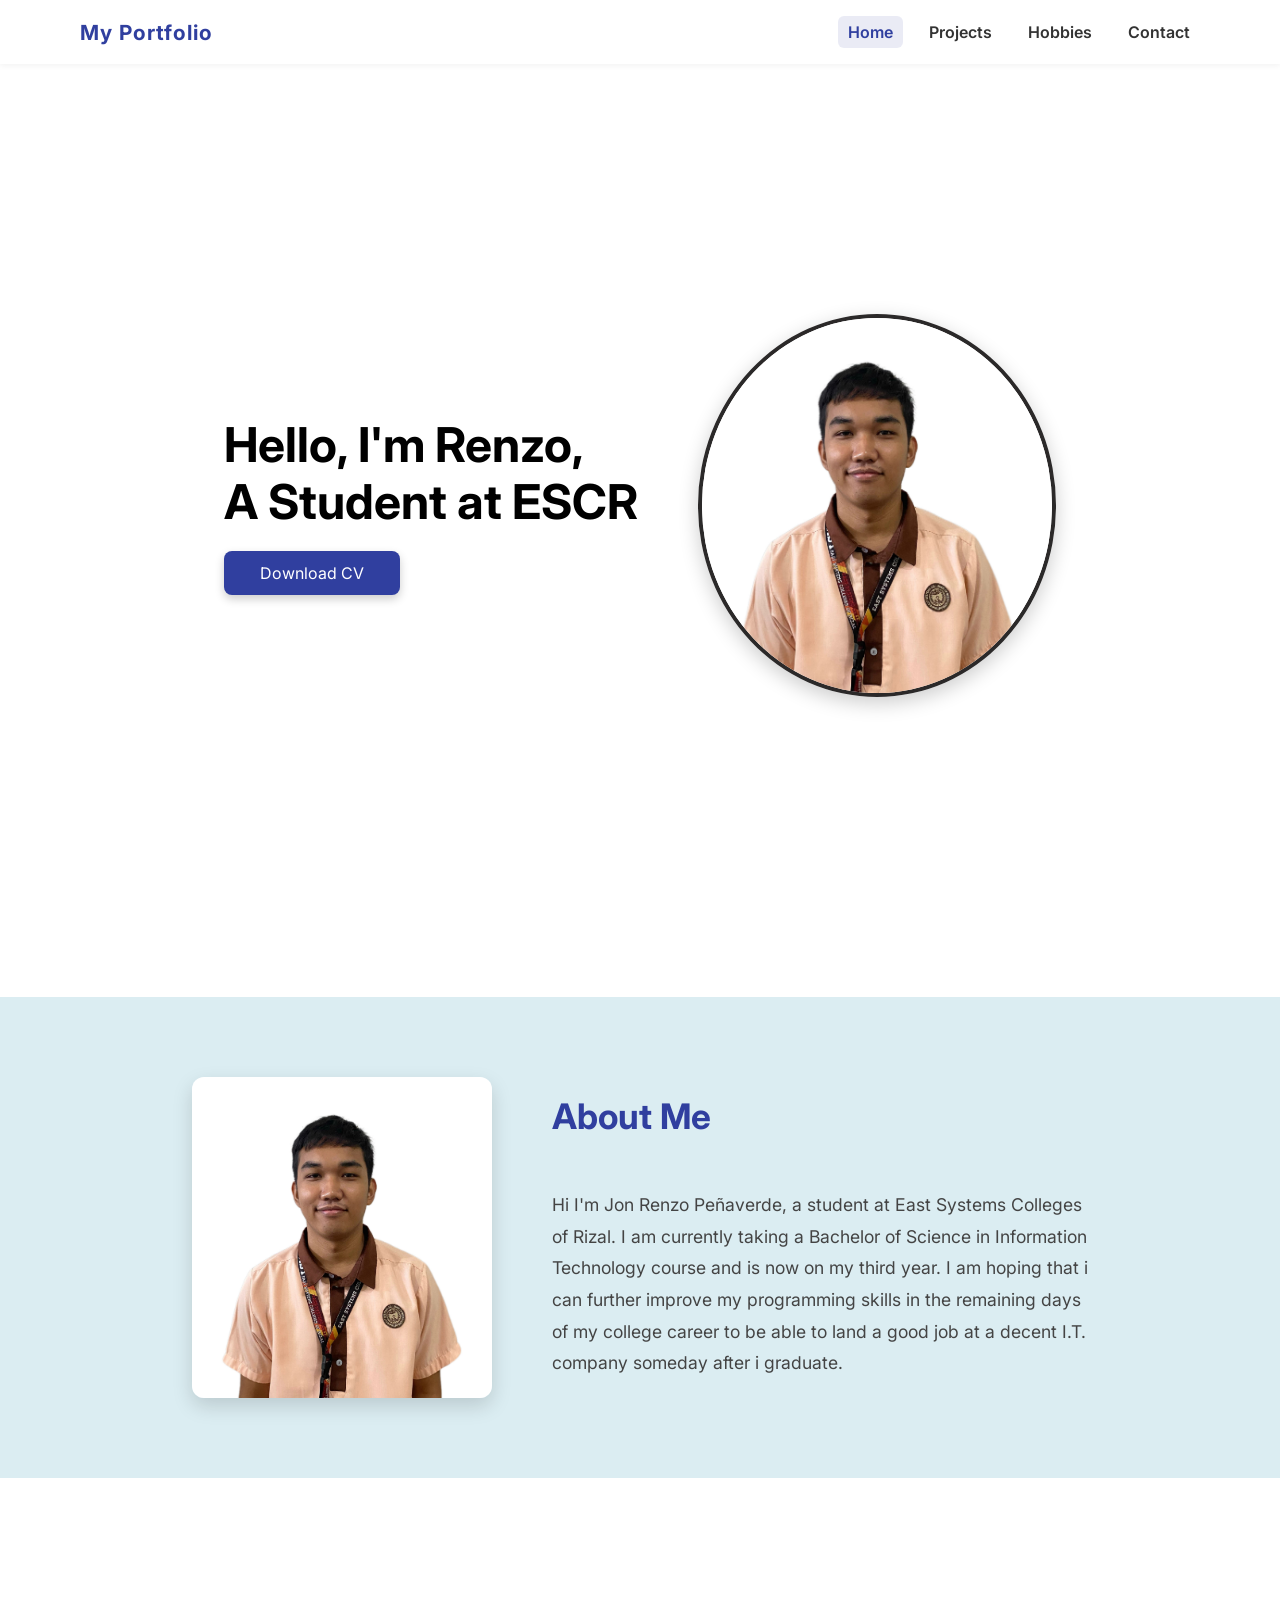
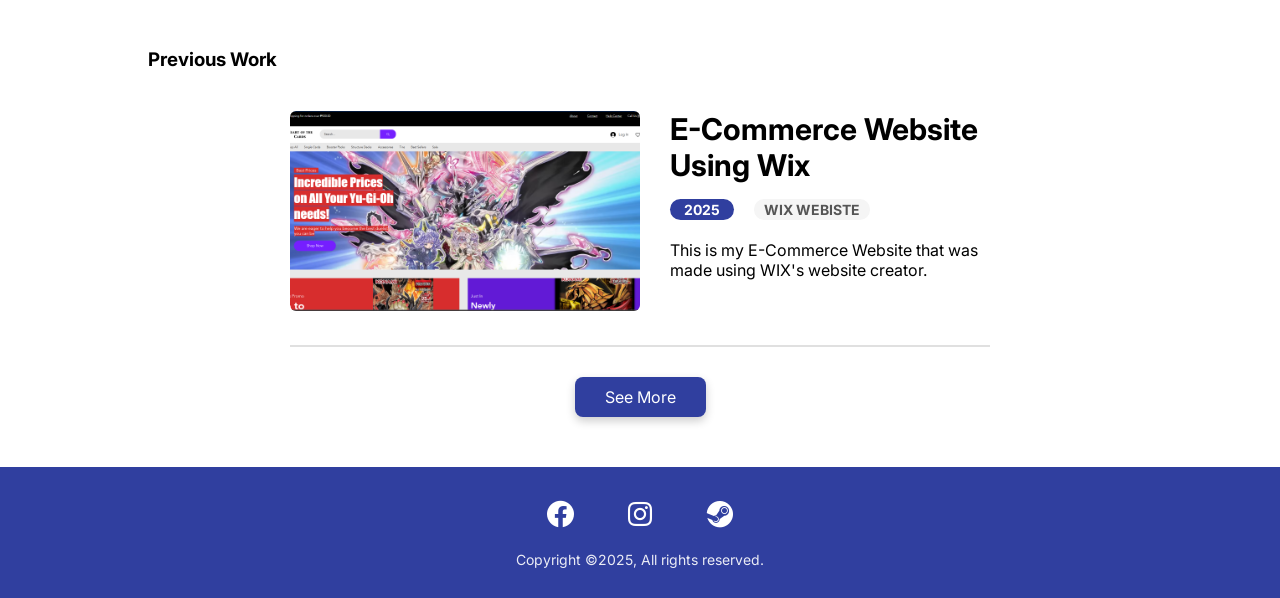
<file: index.html>
<!DOCTYPE html>
<html lang="en">

<head>
    <meta charset="UTF-8">
    <meta name="viewport" content="width=device-width, initial-scale=1.0">
    <link href='https://unpkg.com/boxicons@2.1.4/css/boxicons.min.css' rel='stylesheet'>
    <link rel="stylesheet" href="style.css">
    <title>Jon Renzo Peñaverde - Personal Portfolio</title>
</head>

<body>

    <nav>
        <div class="my-portfolio">
            <a href="#">My Portfolio</a>
        </div>
        <div class="nav-links">
            <a class="selected" href="index.html">Home</a>
            <a href="projects.html">Projects</a>
            <a href="hobbies.html">Hobbies</a>
            <a href="contact.html">Contact</a>
        </div>
    </nav>
    
    <div class="main">
        <div class="info">
            <h1>Hello, I'm Renzo, <br>A Student at ESCR</h1>
            <button>Download CV</button>
        </div>
        <img src="MyImage.jpg">
    </div>

    <div class="about-content">
        <div class="about-container">
            <img src="MyImage.jpg">
            <div class="about-me">
                <h2>About Me</h2>
                <p>
                    <br>
                    Hi I'm Jon Renzo Peñaverde, a student at East Systems Colleges of Rizal.
                    I am currently taking a Bachelor of Science in Information Technology course and is now on my third year.
                    I am hoping that i can further improve my programming skills in the remaining days of my college career
                    to be able to land a good job at a decent I.T. company someday after i graduate.
                </p>
            </div>
        </div>
    </div>

    <div class="separator">
        <h3>Previous Work</h3>
    </div>

    <div class="featured">
        <div class="item">
            <a href="https://pjonrenzo.wixsite.com/heart-of-the-cards-2" target="_blank">
                <img src="WIX-ECOM.png">
            </a>
            <div class="details">
                <h3>
                    <a href="https://pjonrenzo.wixsite.com/heart-of-the-cards-2" target="_blank">
                        E-Commerce Website Using Wix
                    </a>
                </h3>
                <div class="item-info">
                    <div class="year-badge">
                        2025
                    </div>
                    <h4>WIX WEBISTE</h4>
                </div>
                <p>This is my E-Commerce Website that was made using WIX's website creator.</p>
            </div>
        </div>
        <div class="button-container">
            <a href="projects.html">
                <button>See More</button>
            </a>
        </div>
    </div>

    <footer>
    <div class="socials">
        <a href="https://www.facebook.com/jonrenzo.penaverde.1" target="_blank" rel="noopener noreferrer">
            <i class='bx bxl-facebook-circle'></i>
        </a>
        <a href="https://www.instagram.com/jon.renz0/" target="_blank" rel="noopener noreferrer">
            <i class='bx bxl-instagram'></i>
        </a>
        <a href="https://steamcommunity.com/profiles/76561199175559128/" target="_blank" rel="noopener noreferrer">
            <i class='bx bxl-steam'></i>
        </a>
    </div>
    <p>Copyright ©2025, All rights reserved.</p>
    </footer>
</body>


</html>
</file>
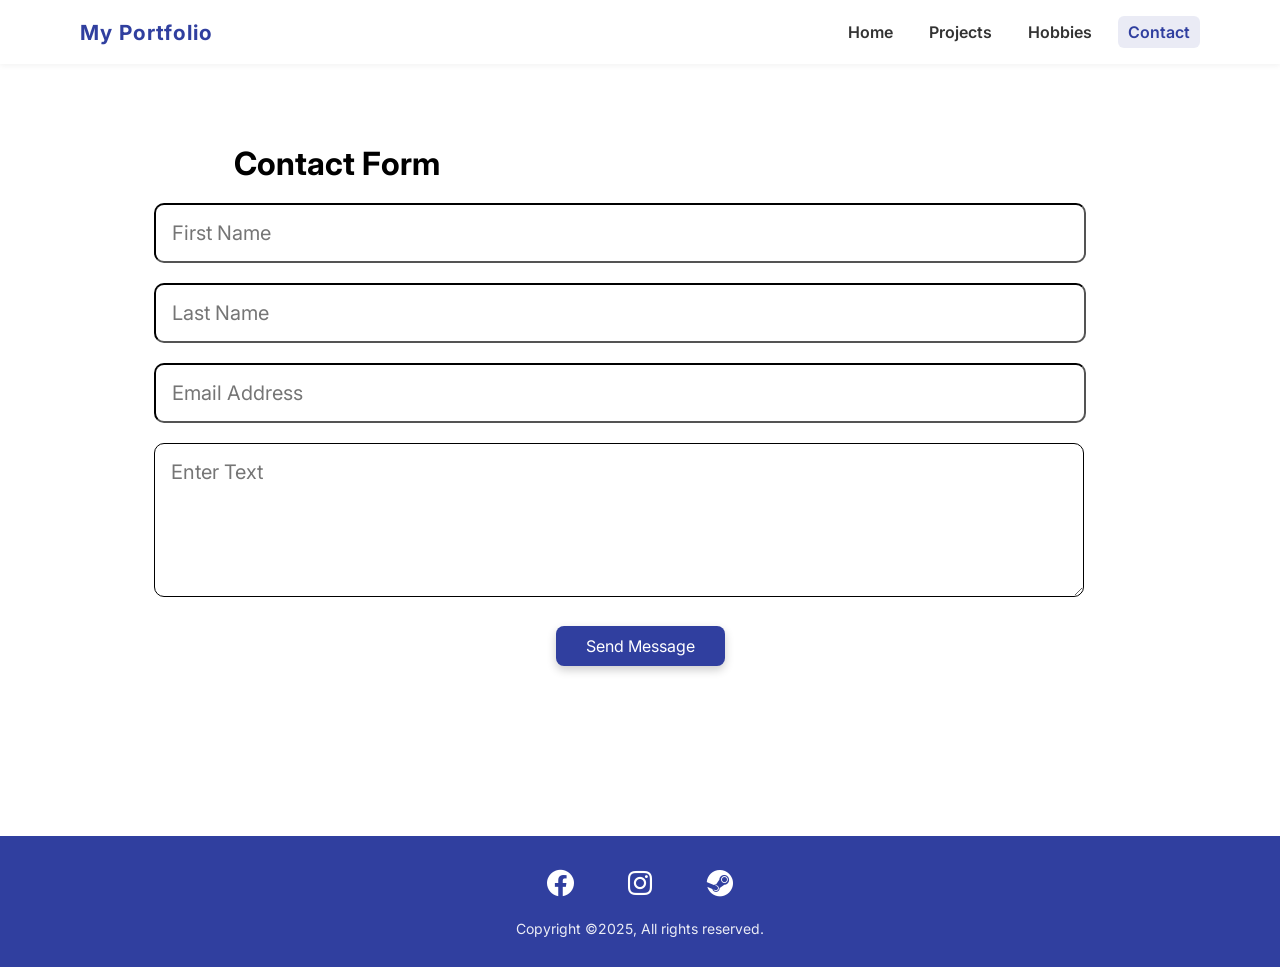
<file: contact.html>
<!DOCTYPE html>
<html lang="en">

<head>
    <meta charset="UTF-8">
    <meta name="viewport" content="width=device-width, initial-scale=1.0">
    <link href='https://unpkg.com/boxicons@2.1.4/css/boxicons.min.css' rel='stylesheet'>
    <link rel="stylesheet" href="style.css">
    <title>Contact Form</title>
</head>

<body class="contact-page">

    <nav>
        <div class="my-portfolio">
            <a href="#">My Portfolio</a>
        </div>
        <div class="nav-links">
            <a href="index.html">Home</a>
            <a href="projects.html">Projects</a>
            <a href="hobbies.html">Hobbies</a>
            <a class="selected" href="contact.html">Contact</a>
        </div>
    </nav>

    <main>
        <form action="https://formspree.io/f/mzzjvbqv" method="POST">
            <h1 class="page-title">Contact Form</h1>

            <input type="text" name="first" placeholder="First Name" autocomplete="off" required>
            <input type="text" name="last" placeholder="Last Name" autocomplete="off" required>
            <input type="email" name="email" placeholder="Email Address" autocomplete="off" required>
            <textarea rows="5" cols="60" name="message" placeholder="Enter Text" autocomplete="off" required></textarea>
            <div class="contact-button">
            <button type="submit">
                Send Message
            </button>
            </div>
        </form>
    </main>
    
    
    

    <footer>
    <div class="socials">
        <a href="https://www.facebook.com/jonrenzo.penaverde.1" target="_blank" rel="noopener noreferrer">
            <i class='bx bxl-facebook-circle'></i>
        </a>
        <a href="https://www.instagram.com/jon.renz0/" target="_blank" rel="noopener noreferrer">
            <i class='bx bxl-instagram'></i>
        </a>
        <a href="https://steamcommunity.com/profiles/76561199175559128/" target="_blank" rel="noopener noreferrer">
            <i class='bx bxl-steam'></i>
        </a>
    </div>
    <p>Copyright ©2025, All rights reserved.</p>
    </footer>
    
</body>
</html>
</file>
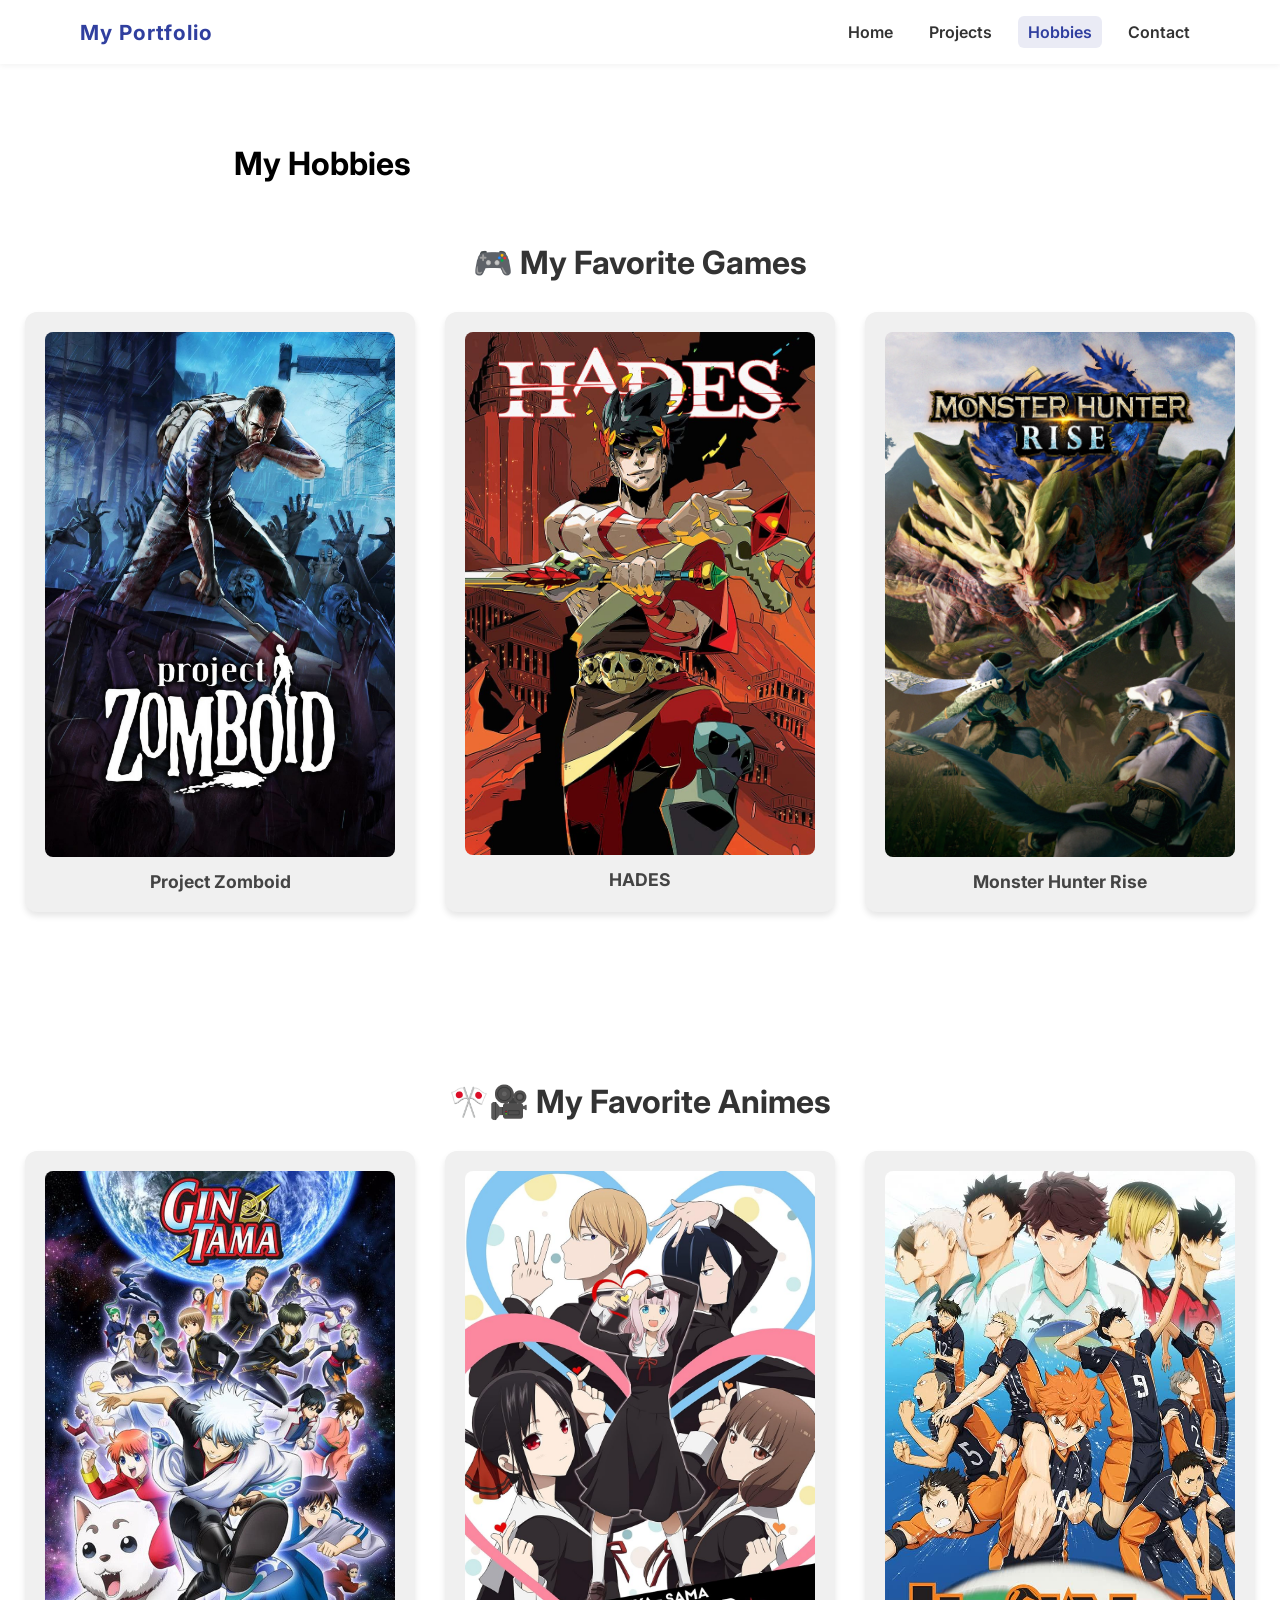
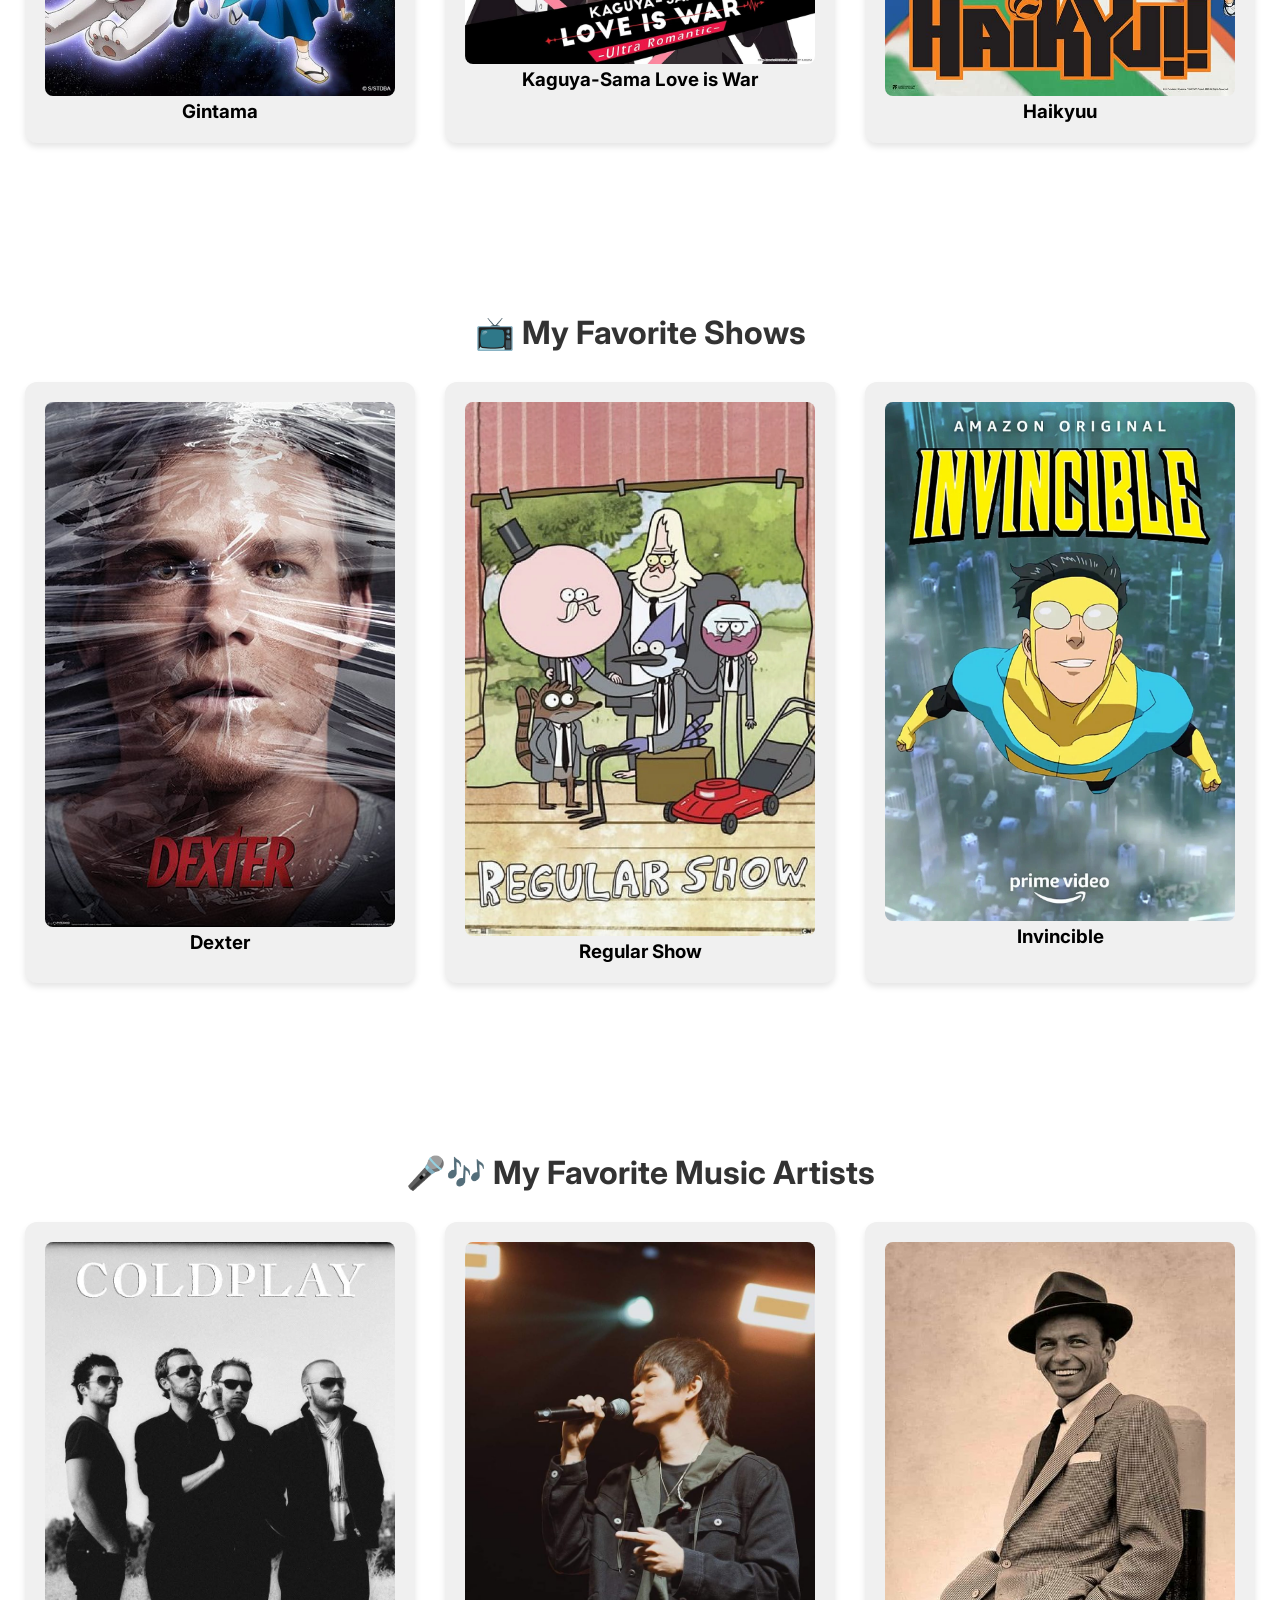
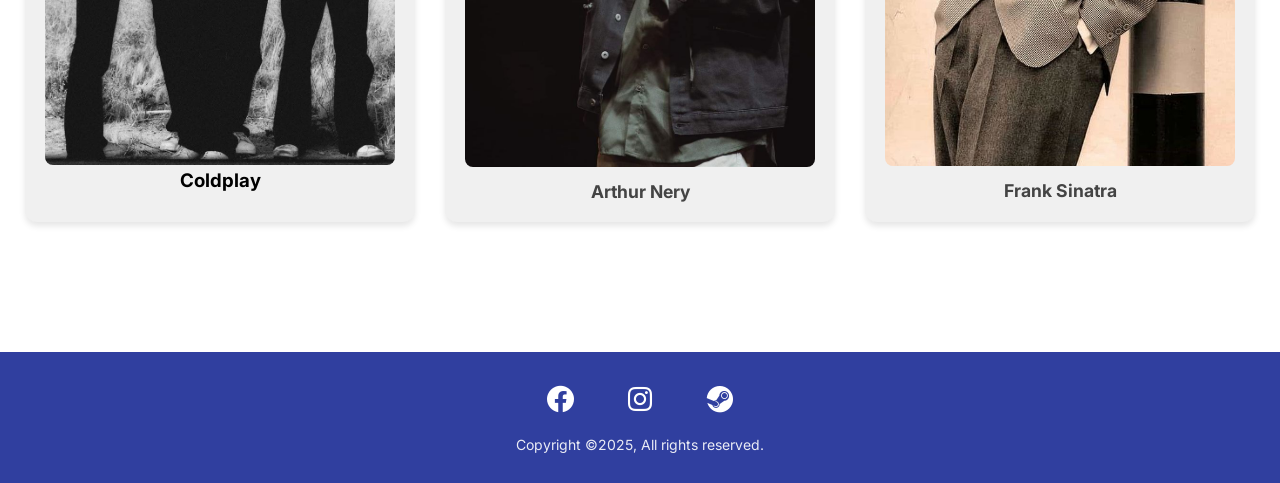
<file: hobbies.html>
<!DOCTYPE html>
<html lang="en">
<head>
    <meta charset="UTF-8">
    <meta name="viewport" content="width=device-width, initial-scale=1.0">
    <link href='https://unpkg.com/boxicons@2.1.4/css/boxicons.min.css' rel='stylesheet'>
    <link rel="stylesheet" href="style.css">
    <title>Hobbies | Jon Renzo</title>
</head>


<body class="hobbies-page">

    <nav>
        <div class="my-portfolio">
            <a href="#">My Portfolio</a>
        </div>
        <div class="nav-links">
            <a href="index.html">Home</a>
            <a href="projects.html">Projects</a>
            <a class="selected" href="hobbies.html">Hobbies</a>
            <a href="contact.html">Contact</a>
        </div>
    </nav>
    
    <main>
        
        <h1 class="page-title">My Hobbies</h1>
        
        <section class="games-section">
        
        <h2 class="games-title">🎮 My Favorite Games</h2>
        
        <div class="games-container">
            <div class="game-card">
                <img src="Hobbies-Image/PROJECT-ZOMBOID.jpg" alt="Game 1">
                <h3>Project Zomboid</h3>
            </div>

            <div class="game-card">
                <img src="Hobbies-Image/HADES1.jpg" alt="Game 2">
                <h3>HADES</h3>
            </div>

            <div class="game-card">
                <img src="Hobbies-Image/MH-Rise.jpg" alt="Game 3">
                <h3>Monster Hunter Rise</h3>
            </div>
        </div>

        </section>

        <section class="anime-section">
        
        <h2 class="anime-title">🎌🎥 My Favorite Animes</h2>
        
        <div class="anime-container">
            <div class="anime-card">
                <img src="Hobbies-Image/Gintama.jpg" alt="Anime 1">
                <h3>Gintama</h3>
            </div>

            <div class="anime-card">
                <img src="Hobbies-Image/Kaguya-Sama.jpg" alt="Anime 2">
                <h3>Kaguya-Sama Love is War</h3>
            </div>

            <div class="anime-card">
                <img src="Hobbies-Image/Haikyuu.jpg" alt="Anime 3">
                <h3>Haikyuu</h3>
            </div>
        </div>

        </section>

        <section class="shows-section">
        
        <h2 class="shows-title">📺 My Favorite Shows</h2>
        
        <div class="shows-container">
            <div class="shows-card">
                <img src="Hobbies-Image/Dexter-Poster2.jpg" alt="Show 1">
                <h3>Dexter</h3>
            </div>

            <div class="shows-card">
                <img src="Hobbies-Image/RegularShow.webp" alt="Show 2">
                <h3>Regular Show</h3>
            </div>

            <div class="shows-card">
                <img src="Hobbies-Image/Invincible.webp" alt="Show 3">
                <h3>Invincible</h3>
            </div>
        </div>

        </section>

        <section class="musicians-section">
        
        <h2 class="musicians-title">🎤🎶 My Favorite Music Artists</h2>
        
        <div class="musicians-container">
            <div class="shows-card">
                <img src="Hobbies-Image/Coldplay.jpg" alt="Musician 1">
                <h3>Coldplay</h3>
            </div>

            <div class="musicians-card">
                <img src="Hobbies-Image/Arthur-Nery4.jpg" alt="Musician 2">
                <h3>Arthur Nery</h3>
            </div>

            <div class="musicians-card">
                <img src="Hobbies-Image/Frank-Sinatra.jpg" alt="Musician 3">
                <h3>Frank Sinatra</h3>
            </div>
        </div>

        </section>
        
    </main>
    

    <footer>
    <div class="socials">
        <a href="https://www.facebook.com/jonrenzo.penaverde.1" target="_blank" rel="noopener noreferrer">
            <i class='bx bxl-facebook-circle'></i>
        </a>
        <a href="https://www.instagram.com/jon.renz0/" target="_blank" rel="noopener noreferrer">
            <i class='bx bxl-instagram'></i>
        </a>
        <a href="https://steamcommunity.com/profiles/76561199175559128/" target="_blank" rel="noopener noreferrer">
            <i class='bx bxl-steam'></i>
        </a>
    </div>
    <p>Copyright ©2025, All rights reserved.</p>
    </footer>

</body>

</html>
</file>
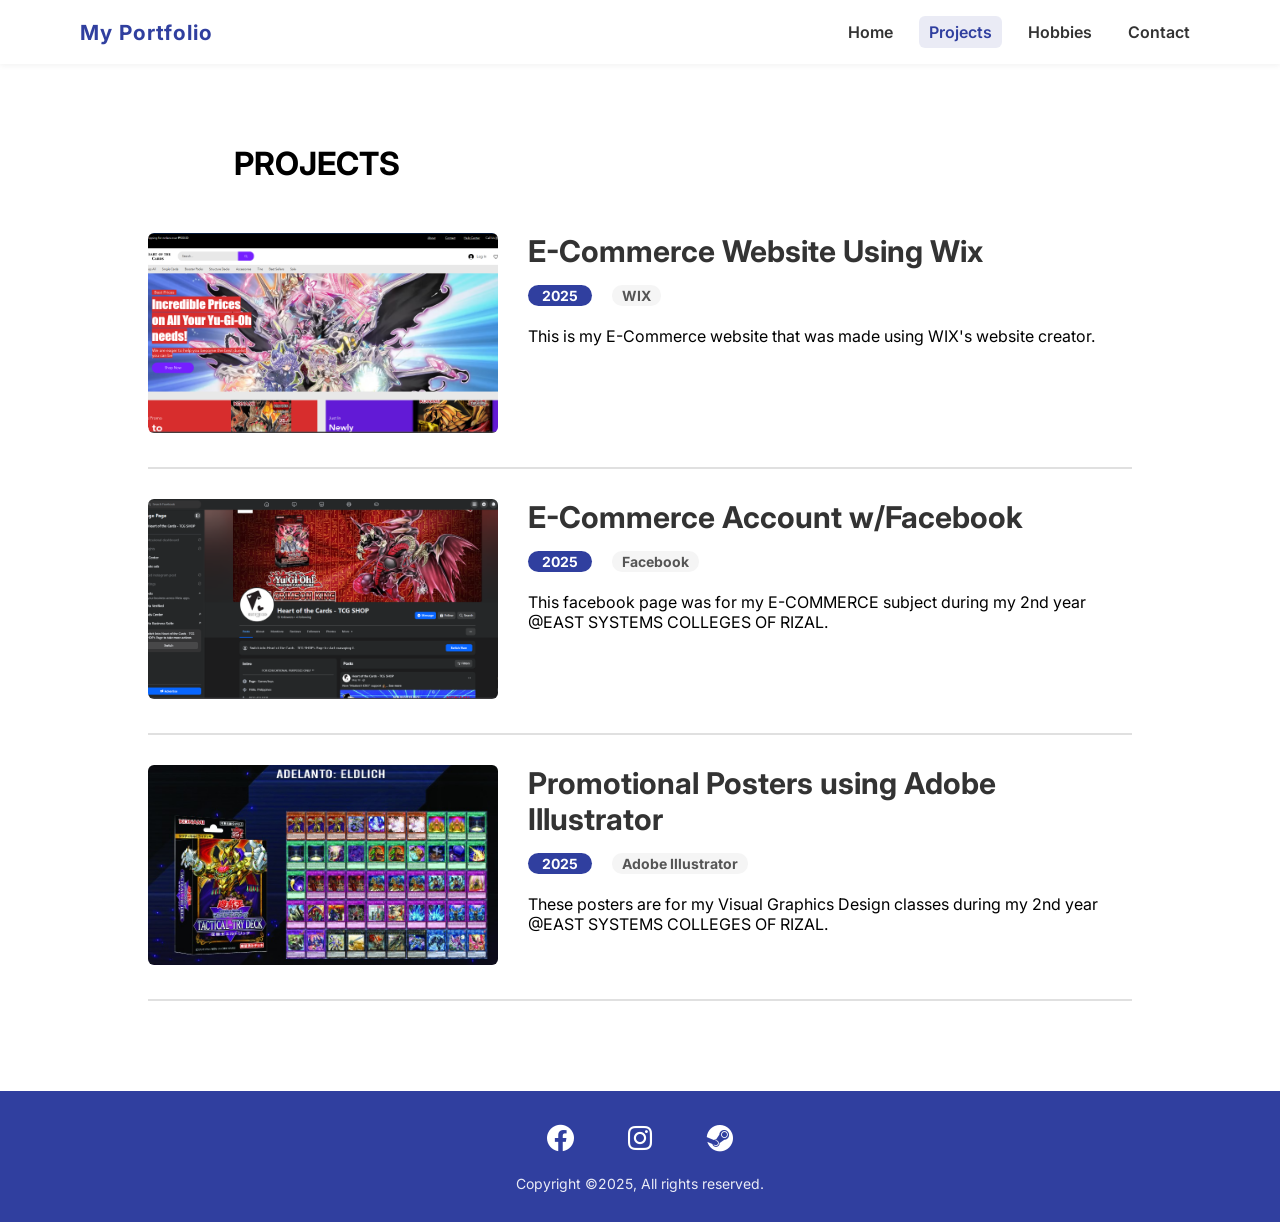
<file: projects.html>
<!DOCTYPE html>
<html lang="en">
<head>
    <meta charset="UTF-8">
    <meta name="viewport" content="width=device-width, initial-scale=1.0">
    <link href='https://unpkg.com/boxicons@2.1.4/css/boxicons.min.css' rel='stylesheet'>
    <link rel="stylesheet" href="style.css">
    <title>Projects Page | Jon Renzo</title>
</head>

<body class="projects-page">

    <nav>
        <div class="my-portfolio">
            <a href="#">My Portfolio</a>
        </div>
        <div class="nav-links">
            <a href="index.html">Home</a>
            <a class="selected" href="projects.html">Projects</a>
            <a href="hobbies.html">Hobbies</a>
            <a href="contact.html">Contact</a>
        </div>
    </nav>

    <main>
    <h1 class="page-title">PROJECTS</h1>

    <div class="content">
        <div class="project-list">
            <div class="item">
                <a href="https://pjonrenzo.wixsite.com/heart-of-the-cards-2" target="_blank">
                    <img src="WIX-ECOM.png">
                </a>  
                <div class="details">
                    <h3>
                        <a href="https://pjonrenzo.wixsite.com/heart-of-the-cards-2" target="_blank">
                            E-Commerce Website Using Wix
                        </a>
                    </h3>
                    <div class="item-info">
                        <div class="year-badge">
                            2025
                        </div>
                        <h4>WIX</h4>
                    </div>
                    <p>This is my E-Commerce website that was made using WIX's website creator.</p>
                </div>
            </div>
            <div class="item">
                <a href="https://www.facebook.com/profile.php?id=61573005282385" target="_blank">
                    <img src="FB-ECOM.png">
                </a>
                <div class="details">
                    <h3>
                        <a href="https://www.facebook.com/profile.php?id=61573005282385" target="_blank">
                            E-Commerce Account w/Facebook
                        </a>
                    </h3>
                    <div class="item-info">
                        <div class="year-badge">
                            2025
                        </div>
                        <h4>Facebook</h4>
                    </div>
                    <p>This facebook page was for my E-COMMERCE subject during my 2nd year 
                          @EAST SYSTEMS COLLEGES OF RIZAL.</p>
                </div>
            </div>
            <div class="item">
                <a href="https://github.com/Renzo12182024/VGD-2025" target="_blank">
                    <img src="TTD-AE.jpg">
                </a>
                <div class="details">
                    <h3>
                        <a href="https://github.com/Renzo12182024/VGD-2025" target="_blank">
                            Promotional Posters using Adobe Illustrator
                        </a>
                    </h3>
                    <div class="item-info">
                        <div class="year-badge">
                            2025
                        </div>
                        <h4>Adobe Illustrator</h4>
                    </div>
                    <p>These posters are for my Visual Graphics Design classes during my 2nd year 
                         @EAST SYSTEMS COLLEGES OF RIZAL.</p>
                </div>
            </div>
        </div>
    </div>
    </main>
    
    <footer>
    <div class="socials">
        <a href="https://www.facebook.com/jonrenzo.penaverde.1" target="_blank" rel="noopener noreferrer">
            <i class='bx bxl-facebook-circle'></i>
        </a>
        <a href="https://www.instagram.com/jon.renz0/" target="_blank" rel="noopener noreferrer">
            <i class='bx bxl-instagram'></i>
        </a>
        <a href="https://steamcommunity.com/profiles/76561199175559128/" target="_blank" rel="noopener noreferrer">
            <i class='bx bxl-steam'></i>
        </a>
    </div>
    <p>Copyright ©2025, All rights reserved.</p>
    </footer>
    
</body>

</html>
</file>
<file: style.css>
@import url('https://fonts.googleapis.com/css2?family=Inter:ital,opsz,wght@0,14..32,100..900;1,14..32,100..900&display=swap');
html, body {
    height: 100%;
}

body {
    display: flex;
    flex-direction: column;
    min-height: 100vh;
}

main .content, .games-section {
    flex: 1;
}

* {
    margin: 0;
    padding: 0;
    box-sizing: 0;
    font-family: 'Inter', sans-serif;
}

a {
    text-decoration: none;
    color: #000;
}

nav {
    padding: 16px 80px;   
    background-color: #fff;
    display: flex;
    justify-content: space-between;
    align-items: center;
    font-weight: 600;
    box-shadow: 0 2px 6px rgba(0,0,0,0.05);
}

nav .my-portfolio a {
    font-size: 1.3rem;
    font-weight: bold;
    color: #303f9f;
    text-decoration: none;
    letter-spacing: 1px;
}

nav .nav-links {
    display: flex;
    gap: 16px;
}

nav .nav-links a {
    text-decoration: none;
    color: #333;
    padding: 6px 10px;
    border-radius: 6px;
    transition: all 0.3s ease;
}

nav .nav-links a:hover,
nav .nav-links a.selected {
    color: #303f9f;
    background-color: rgba(48, 63, 159, 0.1); 
}

@media (max-width: 768px) {
    nav {
        flex-direction: column;
        align-items: flex-start;
        padding: 16px 20px;
    }

    nav .nav-links {
        margin-top: 10px;
        flex-wrap: wrap;
        gap: 10px;
    }
}


.main {
    margin-top: 250px;
    margin-bottom: 300px;
    padding: 0 100px;
    display: flex;
    align-items: center;
    justify-content: center;
    gap: 60px;
    height: calc(100vh - 80px);
    flex-wrap: wrap; 
    text-align: left;
}

.main .info h1 {
    font-size: 48px;
    line-height: 1.2;
    margin-bottom: 20px;
}

.main .info p {
    font-size: 18px;
    line-height: 1.6;
    color: #555;
    max-width: 500px;
    margin-bottom: 20px;
}

.main .info button {
    padding: 12px 36px;
    background: #303f9f;
    border: none;
    border-radius: 8px;
    color: #fff;
    font-size: 16px;
    cursor: pointer;
    transition: all 0.3s ease;
    box-shadow: 0 4px 10px rgba(0,0,0,0.2);
}

.main .info button:hover {
    background: #1a237e;
    transform: scale(1.05);
}

.main img {
    width: 350px;
    border-radius: 50%;
    border: 4px solid #2b2929;
    box-shadow: 0 6px 20px rgba(0,0,0,0.2);
}

.about-content {
    background-color: #dbedf2;
    padding: 80px 15%;
    display: flex;
    gap: 30px;
    margin-bottom: 150px;
}

.about-container {
    display: flex;            
    align-items: center;   
    gap: 60px;
    max-width: 1200px;                 
}

.about-container img {
    width: 300px;
    border-radius: 12px;
    box-shadow: 0 8px 20px rgba(0,0,0,0.15);
    transition: transform 0.3s ease;
}

.about-container img:hover {
    transform: scale(1.05);
}

.about-me h2 {
    font-size: 2.2rem;
    color: #303f9f;
    margin-bottom: 20px;
    position: relative;
}

.about-me p {
    font-size: 1.1rem;
    line-height: 1.8;
    color: #444;
    max-width: 600px;
}

footer {
    background: #303f9f;
    padding: 30px 20px;    
    text-align: center;
    color: white;
    margin-top: auto;
}

footer .socials {
    margin-bottom: 15px;   
}

footer .socials i {
    font-size: 32px;        
    margin: 0 12px;
    cursor: pointer;
    transition: color 0.3s;
}

footer .socials i:hover {
    color: #76c8f8;
}

footer .socials a {
    color: inherit;         
    text-decoration: none;  
    margin: 0 8px;
    font-size: 32px;
    transition: color 0.3s ease;
}

footer .socials a:hover {
    color: #76c8f8;          
}


footer p {
    font-size: 14px;        
    opacity: 0.9;          
    margin: 0;             
}

.contact-footer {

}


.separator h4 {
    font-size: h4;
    font-weight: 400;
}

.separator {
    padding: 20px 148px 0;
}

.separator h4 {
    margin-bottom: 30px;
}

.featured {
    padding: 40px 290px 50px;
}

.featured .item,
.project-list .item {
    display: flex;
    gap: 30px;
    margin-bottom: 30px;
    padding-bottom: 30px;
    border-bottom: 2px solid #e0e0e0;
}

.featured .item img, 
.project-list .item img { 
    width: 350px;
    height: 200px;
    border-radius: 6px;
    object-fit: cover;
}

.featured .item .details h3,
.project-list .item .details h3 {
    font-size: 30px;
    margin-bottom: 16px;
}

.project-list .item .details h3 a {
    color: #333; 
    text-decoration: none;
    transition: color 0.3s ease;
}

.project-list .item .details h3 a:hover {
    color: #303f9f; 
}


.featured .item .details .item-info,
.project-list .item .details .item-info{
    display: flex;
    align-items: center;
    gap: 20px;
    margin-bottom: 20px;
}

.featured .item .details .item-info .year-badge,
.project-list .item .details .item-info .year-badge {
    background-color: #303f9f;
    padding: 2px 14px;
    color: #fff;
    border-radius: 16px;
    font-size: 14px;
    font-weight: bold;
}

.featured .item .details .item-info h4,
.project-list .item .details .item-info h4 {
    background: #f5f5f5;
    padding: 2px 10px;
    border-radius: 10px;
    font-size: 14px;
    color: #555;
}

.featured .item .details p
.project-list .item .details p {
    width: 700px;
    text-align: justify;
}

.featured button {
    padding: 10px 30px;
    background: #303f9f;
    border: none;
    border-radius: 8px;
    color: #fff;
    font-size: 16px;
    cursor: pointer;
    transition: all 0.3s ease;
    box-shadow: 0 4px 10px rgba(0,0,0,0.2);
}

.featured button:hover {
    background: #1a237e;
    transform: scale(1.05);
}

.button-container {
    display: flex;
    justify-content: center;
}


.page-title {
    padding: 80px 234px 20px;
    width: 100%;
}

.page-title2 {
    display: flex;
    align-items: center;
    justify-content: center;
    padding: 40px 250px 20px;
}

.content {
    padding: 30px 148px 60px;
    display: flex;
    flex-direction: column;
    align-items: center;
}

body .hobbies-page {
    min-height: 100vh;
    display: flex;
    flex-direction: column;
}

footer .hobbies-footer {
    margin-top: 0;
}

.games-section,
.shows-section,
.anime-section,
.musicians-section {
    text-align: center;
    padding: 40px 20px 100px;
    background: #ffffff;
    margin-bottom: 30px;
}

.games-title,
.shows-title,
.anime-title,
.musicians-title {
    font-size: 2rem;
    margin-bottom: 30px;
    color: #333;
}

.games-container,
.shows-container,
.anime-container,
.musicians-container {
    display: flex;
    justify-content: center;
    gap: 30px;
    flex-wrap: wrap;
    }

.game-card,
.shows-card,
.anime-card,
.musicians-card {
  background: #f0f0f0;
  border-radius: 12px;
  box-shadow: 0 4px 6px rgba(0,0,0,0.1);
  padding: 20px;
  width: 350px;
  transition: transform 0.2s ease;
}

.game-card:hover,
.shows-card:hover,
.anime-card:hover,
.musicians-card:hover {
    transform: scale(1.05);
}

.game-card img,
.shows-card img,
.anime-card img,
.musicians-card img {
    width: 100%;
    height: auto;
    border-radius: 8px;
}

.game-card h3,
.shows-card h3
.anime-card h3,
.musicians-card h3 {
    margin-top: 10px;
    font-size: 1.1rem;
    color: #444;
}

input {
    background-color: white;
    border-color: black;
    width: 70%;
    margin-left: 12%;
    font-size: 20px;
    padding: 16px 16px;
    border-radius: 10px;
    margin-bottom: 20px;
}

input:focus-within {
    outline: none;
    border-color: #5bd183;
    border-width: 3px;
}

textarea {
    background-color: white;
    border-color: black;
    width: 70%;
    margin-left: 12%;
    font-size: 20px;
    padding: 16px 16px;
    border-radius: 10px;
    margin-bottom: 25px;
}

textarea:focus-within {
    outline: none;
    border-color: #5bd183;
    border-width: 3px;
}

.contact-button button {
    display: flex;
    margin: auto;
    margin-bottom: 170px;
    padding: 10px 30px;
    background: #303f9f;
    border: none;
    border-radius: 8px;
    color: #fff;
    font-size: 16px;
    cursor: pointer;
    transition: all 0.3s ease;
    box-shadow: 0 4px 10px rgba(0,0,0,0.2);
}

.contact-button button:hover {
    background: #1a237e;
    transform: scale(1.05);
}
</file>
